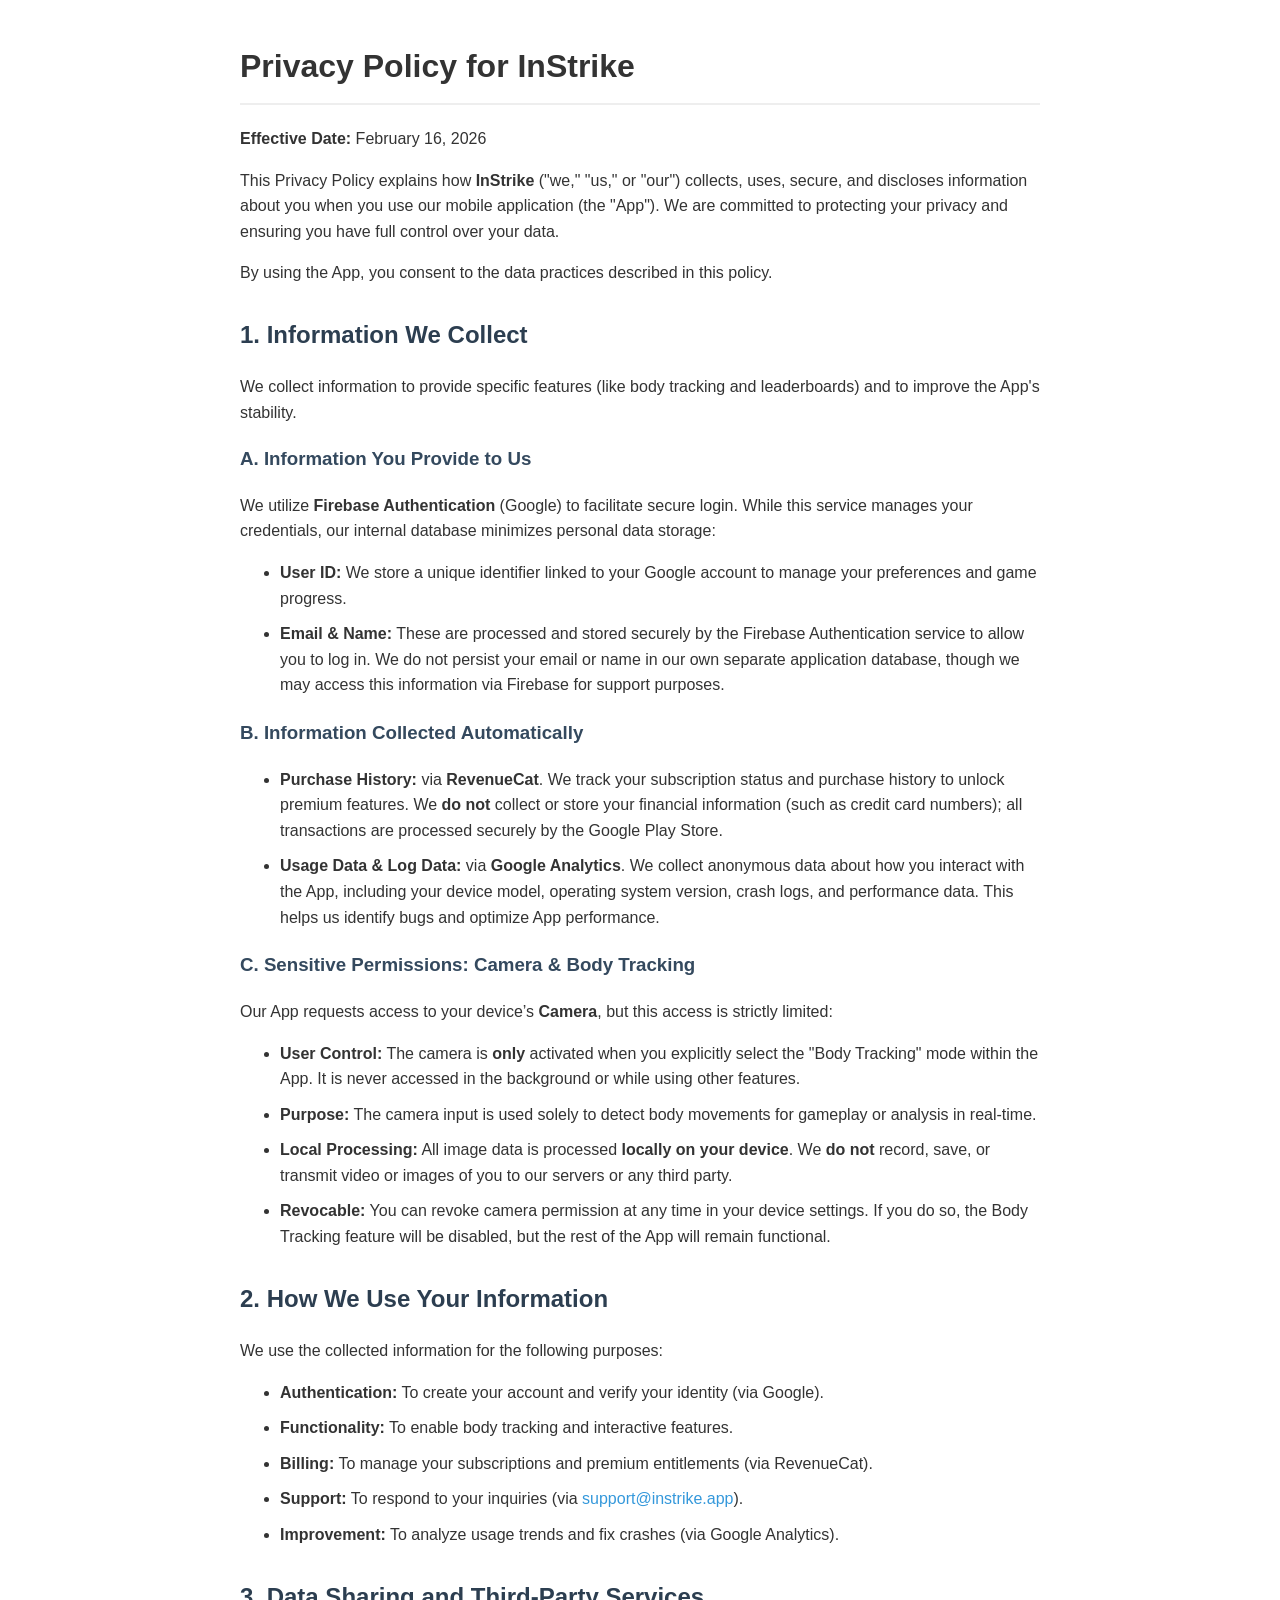
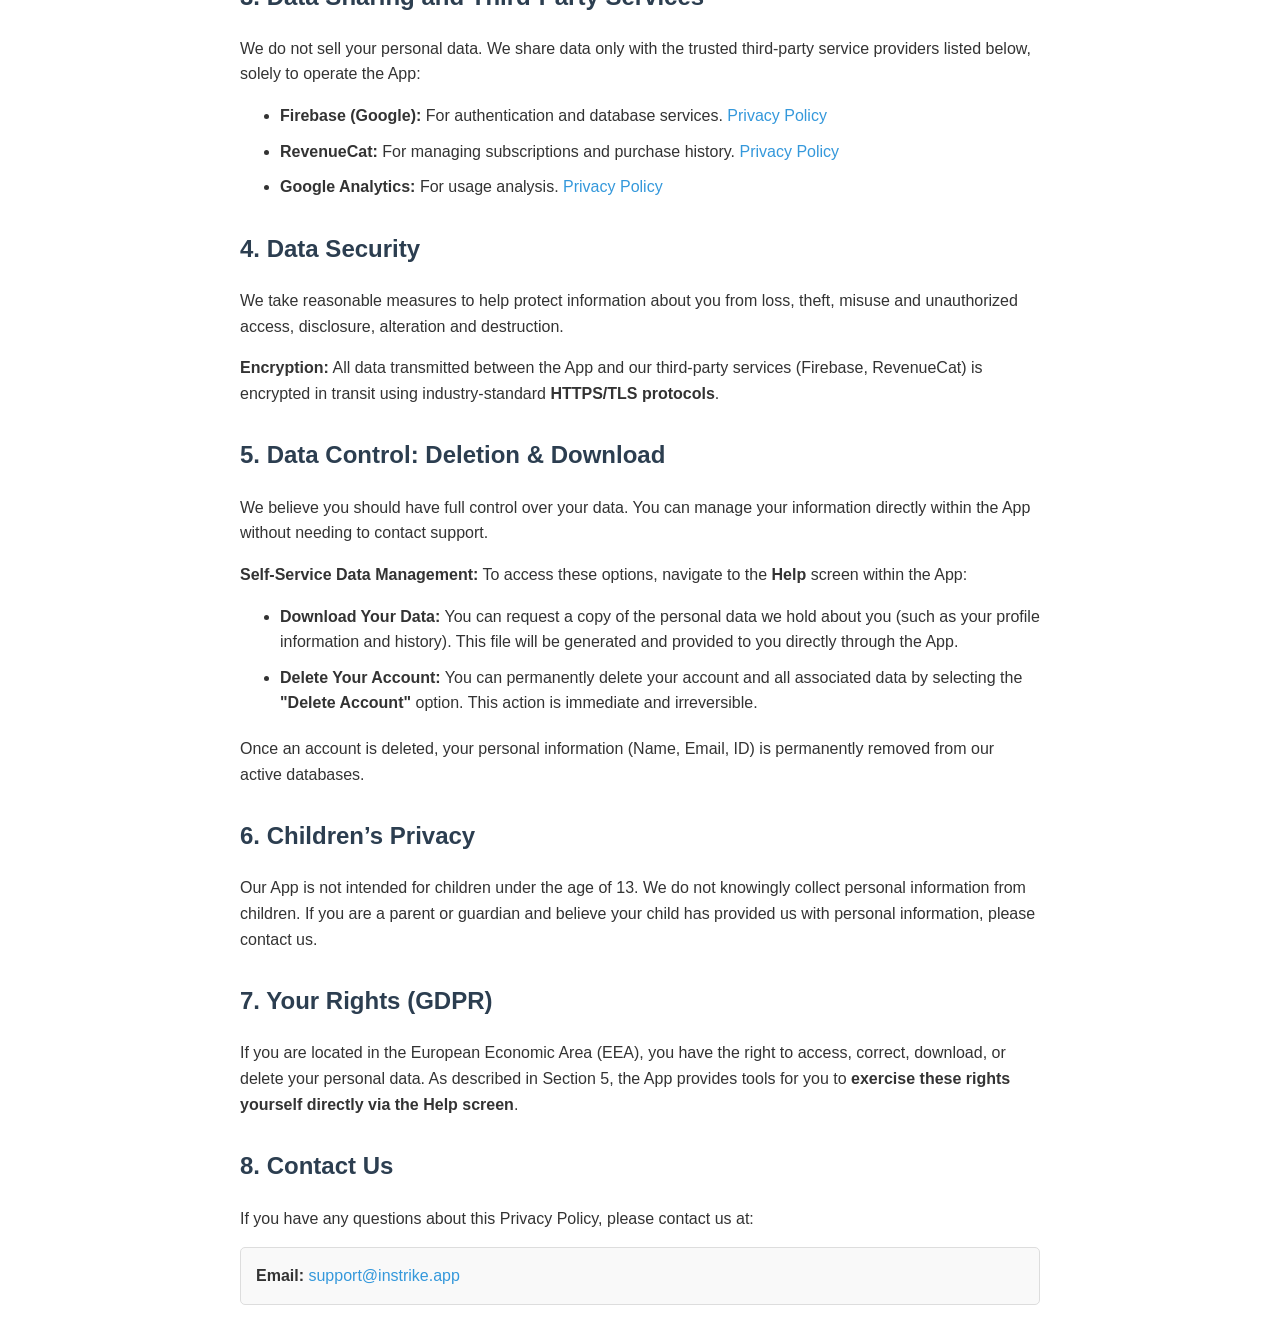
<file: instrike-privacy-policy.html>
<!DOCTYPE html>
<html lang="en">
<head>
    <meta charset="UTF-8">
    <meta name="viewport" content="width=device-width, initial-scale=1.0">
    <title>Privacy Policy - InStrike</title>
    <style>
        body { font-family: -apple-system, BlinkMacSystemFont, "Segoe UI", Roboto, Helvetica, Arial, sans-serif; line-height: 1.6; color: #333; max-width: 800px; margin: 0 auto; padding: 20px; }
        h1 { border-bottom: 2px solid #eee; padding-bottom: 10px; }
        h2 { margin-top: 30px; color: #2c3e50; }
        h3 { color: #34495e; }
        ul { margin-bottom: 20px; }
        li { margin-bottom: 10px; }
        a { color: #3498db; text-decoration: none; }
        a:hover { text-decoration: underline; }
        .contact-box { background: #f9f9f9; padding: 15px; border-radius: 5px; border: 1px solid #ddd; }
    </style>
</head>
<body>

    <h1>Privacy Policy for InStrike</h1>
    <p><strong>Effective Date:</strong> February 16, 2026</p>

    <p>This Privacy Policy explains how <strong>InStrike</strong> ("we," "us," or "our") collects, uses, secure, and discloses information about you when you use our mobile application (the "App"). We are committed to protecting your privacy and ensuring you have full control over your data.</p>

    <p>By using the App, you consent to the data practices described in this policy.</p>

    <h2>1. Information We Collect</h2>
    <p>We collect information to provide specific features (like body tracking and leaderboards) and to improve the App's stability.</p>

    <h3>A. Information You Provide to Us</h3>
    <p>We utilize <strong>Firebase Authentication</strong> (Google) to facilitate secure login. While this service manages your credentials, our internal database minimizes personal data storage:</p>
    <ul>
        <li><strong>User ID:</strong> We store a unique identifier linked to your Google account to manage your preferences and game progress.</li>
        <li><strong>Email & Name:</strong> These are processed and stored securely by the Firebase Authentication service to allow you to log in. We do not persist your email or name in our own separate application database, though we may access this information via Firebase for support purposes.</li>
    </ul>

    <h3>B. Information Collected Automatically</h3>
    <ul>
        <li><strong>Purchase History:</strong> via <strong>RevenueCat</strong>. We track your subscription status and purchase history to unlock premium features. We <strong>do not</strong> collect or store your financial information (such as credit card numbers); all transactions are processed securely by the Google Play Store.</li>
        <li><strong>Usage Data & Log Data:</strong> via <strong>Google Analytics</strong>. We collect anonymous data about how you interact with the App, including your device model, operating system version, crash logs, and performance data. This helps us identify bugs and optimize App performance.</li>
    </ul>

    <h3>C. Sensitive Permissions: Camera & Body Tracking</h3>
    <p>Our App requests access to your device’s <strong>Camera</strong>, but this access is strictly limited:</p>
    <ul>
        <li><strong>User Control:</strong> The camera is <strong>only</strong> activated when you explicitly select the "Body Tracking" mode within the App. It is never accessed in the background or while using other features.</li>
        <li><strong>Purpose:</strong> The camera input is used solely to detect body movements for gameplay or analysis in real-time.</li>
        <li><strong>Local Processing:</strong> All image data is processed <strong>locally on your device</strong>. We <strong>do not</strong> record, save, or transmit video or images of you to our servers or any third party.</li>
        <li><strong>Revocable:</strong> You can revoke camera permission at any time in your device settings. If you do so, the Body Tracking feature will be disabled, but the rest of the App will remain functional.</li>
    </ul>

    <h2>2. How We Use Your Information</h2>
    <p>We use the collected information for the following purposes:</p>
    <ul>
        <li><strong>Authentication:</strong> To create your account and verify your identity (via Google).</li>
        <li><strong>Functionality:</strong> To enable body tracking and interactive features.</li>
        <li><strong>Billing:</strong> To manage your subscriptions and premium entitlements (via RevenueCat).</li>
        <li><strong>Support:</strong> To respond to your inquiries (via <a href="mailto:support@instrike.app">support@instrike.app</a>).</li>
        <li><strong>Improvement:</strong> To analyze usage trends and fix crashes (via Google Analytics).</li>
    </ul>

    <h2>3. Data Sharing and Third-Party Services</h2>
    <p>We do not sell your personal data. We share data only with the trusted third-party service providers listed below, solely to operate the App:</p>
    <ul>
        <li><strong>Firebase (Google):</strong> For authentication and database services. <a href="https://policies.google.com/privacy" target="_blank">Privacy Policy</a></li>
        <li><strong>RevenueCat:</strong> For managing subscriptions and purchase history. <a href="https://www.revenuecat.com/privacy" target="_blank">Privacy Policy</a></li>
        <li><strong>Google Analytics:</strong> For usage analysis. <a href="https://policies.google.com/technologies/partner-sites" target="_blank">Privacy Policy</a></li>
    </ul>

    <h2>4. Data Security</h2>
    <p>We take reasonable measures to help protect information about you from loss, theft, misuse and unauthorized access, disclosure, alteration and destruction.</p>
    <p><strong>Encryption:</strong> All data transmitted between the App and our third-party services (Firebase, RevenueCat) is encrypted in transit using industry-standard <strong>HTTPS/TLS protocols</strong>.</p>

    <h2>5. Data Control: Deletion & Download</h2>
    <p>We believe you should have full control over your data. You can manage your information directly within the App without needing to contact support.</p>
    <p><strong>Self-Service Data Management:</strong> To access these options, navigate to the <strong>Help</strong> screen within the App:</p>
    <ul>
        <li><strong>Download Your Data:</strong> You can request a copy of the personal data we hold about you (such as your profile information and history). This file will be generated and provided to you directly through the App.</li>
        <li><strong>Delete Your Account:</strong> You can permanently delete your account and all associated data by selecting the <strong>"Delete Account"</strong> option. This action is immediate and irreversible.</li>
    </ul>
    <p>Once an account is deleted, your personal information (Name, Email, ID) is permanently removed from our active databases.</p>

    <h2>6. Children’s Privacy</h2>
    <p>Our App is not intended for children under the age of 13. We do not knowingly collect personal information from children. If you are a parent or guardian and believe your child has provided us with personal information, please contact us.</p>

    <h2>7. Your Rights (GDPR)</h2>
    <p>If you are located in the European Economic Area (EEA), you have the right to access, correct, download, or delete your personal data. As described in Section 5, the App provides tools for you to <strong>exercise these rights yourself directly via the Help screen</strong>.</p>

    <h2>8. Contact Us</h2>
    <p>If you have any questions about this Privacy Policy, please contact us at:</p>
    <div class="contact-box">
        <strong>Email:</strong> <a href="mailto:support@instrike.app">support@instrike.app</a>
    </div>

</body>
</html>
</file>
